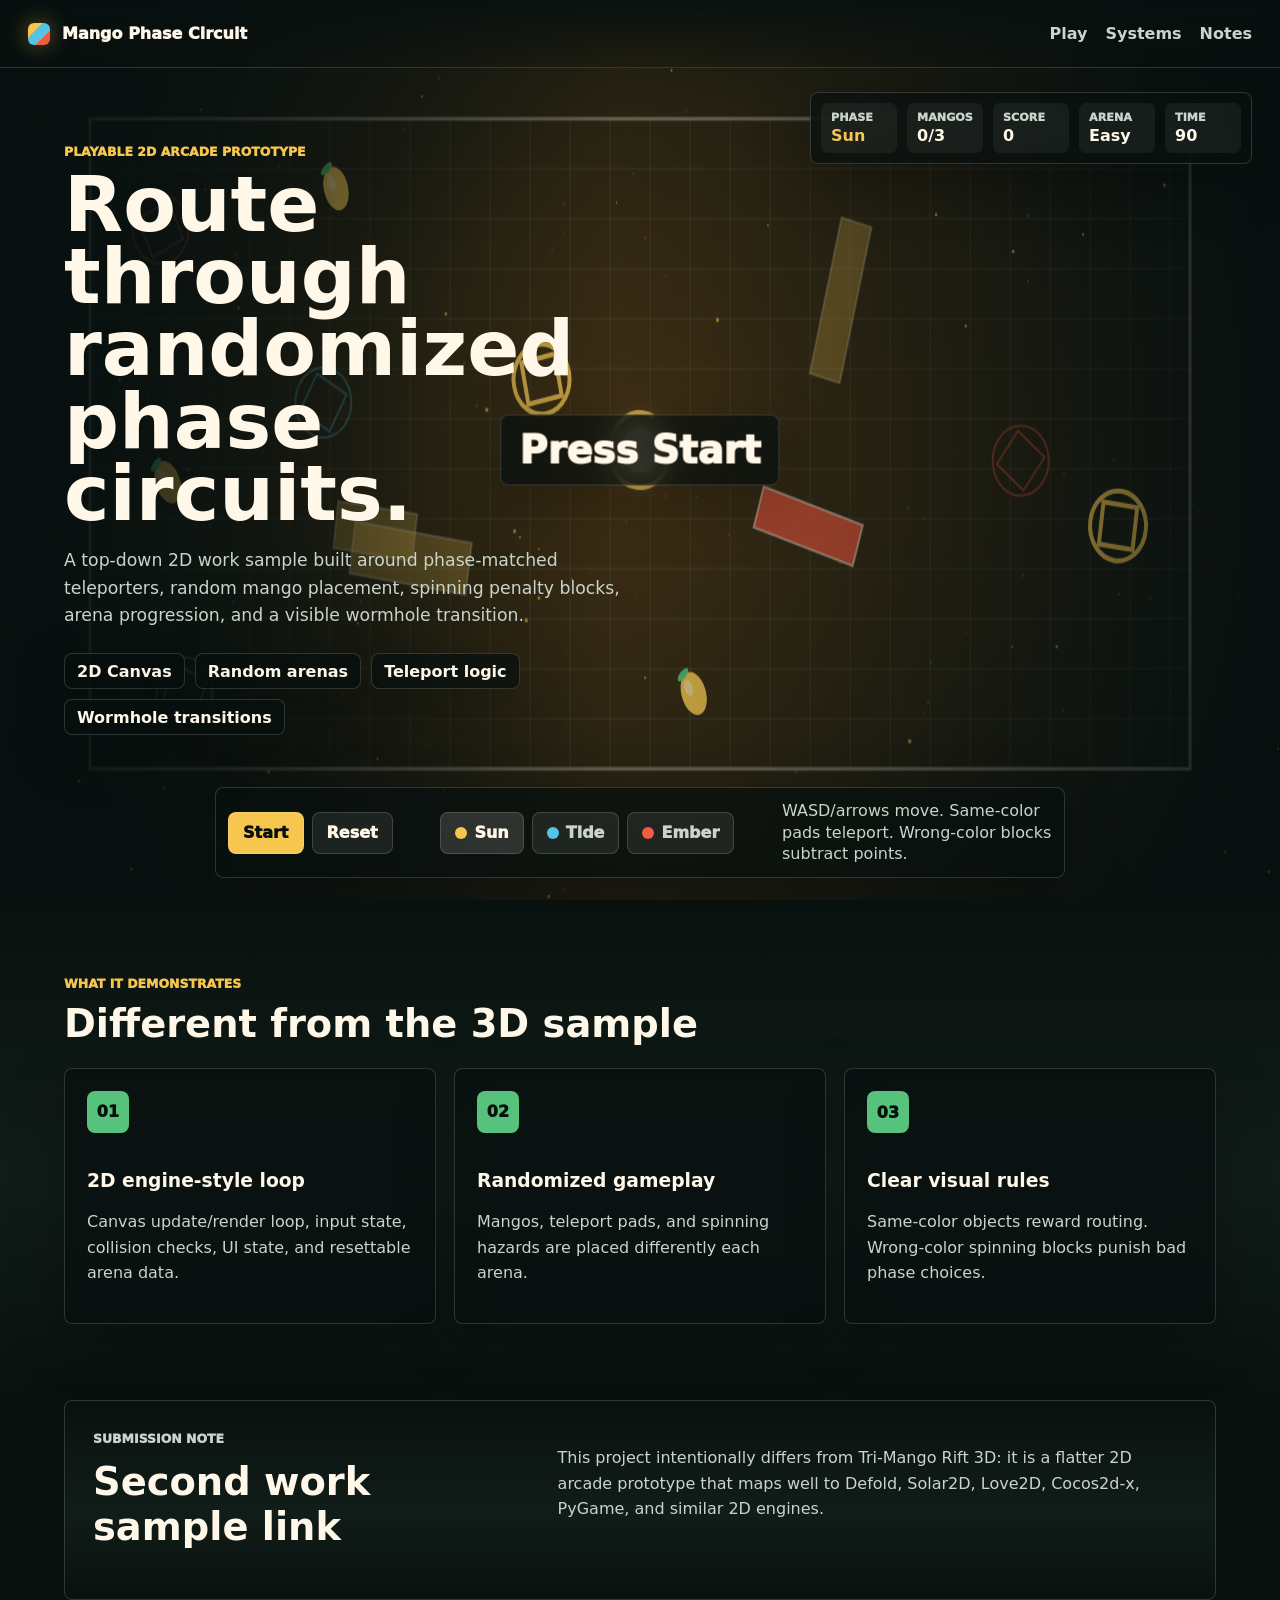
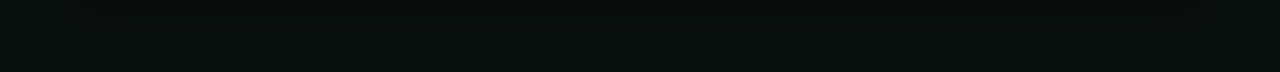
<file: circuit/index.html>
<!doctype html>
<html lang="en">
  <head>
    <meta charset="utf-8" />
    <meta name="viewport" content="width=device-width, initial-scale=1" />
    <title>Mango Phase Circuit | 2D Work Sample</title>
    <meta
      name="description"
      content="A playable 2D browser game prototype with random arenas, teleport pads, spinning hazards, mango collection, and wormhole transitions."
    />
    <link rel="stylesheet" href="./styles.css" />
  </head>
  <body>
    <main id="gameRoot">
      <canvas id="game" width="1280" height="720" aria-label="Playable 2D game"></canvas>

      <header class="topbar">
        <a class="brand" href="#gameRoot" aria-label="Mango Phase Circuit home">
          <span class="brand-mark"></span>
          <span>Mango Phase Circuit</span>
        </a>
        <nav aria-label="Sections">
          <a href="#gameRoot">Play</a>
          <a href="#systems">Systems</a>
          <a href="#notes">Notes</a>
        </nav>
      </header>

      <section class="intro-panel">
        <p class="eyebrow">Playable 2D arcade prototype</p>
        <h1>Route through randomized phase circuits.</h1>
        <p>
          A top-down 2D work sample built around phase-matched teleporters,
          random mango placement, spinning penalty blocks, arena progression,
          and a visible wormhole transition.
        </p>
        <div class="chips">
          <span>2D Canvas</span>
          <span>Random arenas</span>
          <span>Teleport logic</span>
          <span>Wormhole transitions</span>
        </div>
      </section>

      <section class="hud" aria-label="Game status">
        <div><span>Phase</span><strong id="phaseName">Sun</strong></div>
        <div><span>Mangos</span><strong id="mangoCount">0/3</strong></div>
        <div><span>Score</span><strong id="score">0</strong></div>
        <div><span>Arena</span><strong id="arenaName">Easy</strong></div>
        <div><span>Time</span><strong id="timer">90</strong></div>
      </section>

      <section class="dock" aria-label="Game controls">
        <div class="actions">
          <button id="startButton" type="button">Start</button>
          <button id="resetButton" type="button">Reset</button>
        </div>
        <div class="phase-buttons" aria-label="Phase controls">
          <button class="phase-button active" data-phase="0" type="button"><i class="sun"></i>Sun</button>
          <button class="phase-button" data-phase="1" type="button"><i class="tide"></i>Tide</button>
          <button class="phase-button" data-phase="2" type="button"><i class="ember"></i>Ember</button>
        </div>
        <p>WASD/arrows move. Same-color pads teleport. Wrong-color blocks subtract points.</p>
      </section>

      <div class="status" id="status">Press Start</div>
    </main>

    <section class="section" id="systems">
      <p class="eyebrow">What it demonstrates</p>
      <h2>Different from the 3D sample</h2>
      <div class="cards">
        <article>
          <span>01</span>
          <h3>2D engine-style loop</h3>
          <p>Canvas update/render loop, input state, collision checks, UI state, and resettable arena data.</p>
        </article>
        <article>
          <span>02</span>
          <h3>Randomized gameplay</h3>
          <p>Mangos, teleport pads, and spinning hazards are placed differently each arena.</p>
        </article>
        <article>
          <span>03</span>
          <h3>Clear visual rules</h3>
          <p>Same-color objects reward routing. Wrong-color spinning blocks punish bad phase choices.</p>
        </article>
      </div>
    </section>

    <section class="section note" id="notes">
      <div>
        <p class="eyebrow">Submission note</p>
        <h2>Second work sample link</h2>
      </div>
      <p>
        This project intentionally differs from Tri-Mango Rift 3D: it is a
        flatter 2D arcade prototype that maps well to Defold, Solar2D, Love2D,
        Cocos2d-x, PyGame, and similar 2D engines.
      </p>
    </section>

    <script src="./app.js"></script>
  </body>
</html>
</file>
<file: circuit/styles.css>
:root {
  color-scheme: dark;
  --ink: #fff8e9;
  --muted: #c9d4ca;
  --bg: #07100f;
  --panel: rgba(8, 16, 14, 0.72);
  --line: rgba(255, 248, 233, 0.16);
  --sun: #f6c64f;
  --tide: #54c3e8;
  --ember: #f35b3e;
  --leaf: #56c27b;
}

* {
  box-sizing: border-box;
}

html {
  scroll-behavior: smooth;
}

body {
  margin: 0;
  color: var(--ink);
  background: #09110f;
  font-family:
    Inter, ui-sans-serif, system-ui, -apple-system, BlinkMacSystemFont, "Segoe UI",
    sans-serif;
}

a {
  color: inherit;
}

button {
  font: inherit;
}

#gameRoot {
  position: relative;
  min-height: 100svh;
  overflow: hidden;
  background:
    radial-gradient(circle at 70% 35%, rgba(84, 195, 232, 0.18), transparent 32%),
    radial-gradient(circle at 35% 62%, rgba(246, 198, 79, 0.18), transparent 34%),
    #07100f;
  isolation: isolate;
}

canvas {
  position: absolute;
  inset: 0;
  width: 100%;
  height: 100%;
}

#gameRoot::after {
  content: "";
  position: absolute;
  inset: 0;
  pointer-events: none;
  background:
    radial-gradient(circle at 58% 48%, transparent 0 36%, rgba(7, 16, 15, 0.45) 72%),
    linear-gradient(90deg, rgba(7, 16, 15, 0.82), rgba(7, 16, 15, 0.2) 48%, rgba(7, 16, 15, 0.58));
  z-index: 1;
}

.topbar,
.intro-panel,
.hud,
.dock,
.status {
  position: relative;
  z-index: 2;
}

.topbar {
  position: absolute;
  inset: 0 0 auto;
  min-height: 68px;
  display: flex;
  align-items: center;
  justify-content: space-between;
  padding: 0 28px;
  border-bottom: 1px solid var(--line);
  background: linear-gradient(180deg, rgba(7, 16, 15, 0.84), rgba(7, 16, 15, 0.1));
  backdrop-filter: blur(14px);
}

.brand,
nav,
.chips,
.hud,
.dock,
.actions,
.phase-buttons {
  display: flex;
  align-items: center;
}

.brand {
  gap: 12px;
  font-weight: 950;
  text-decoration: none;
}

.brand-mark {
  width: 22px;
  height: 22px;
  border-radius: 6px;
  background: linear-gradient(135deg, var(--sun) 0 33%, var(--tide) 33% 66%, var(--ember) 66%);
  box-shadow: 0 0 22px rgba(246, 198, 79, 0.42);
}

nav {
  gap: 18px;
}

nav a {
  color: var(--muted);
  font-weight: 850;
  text-decoration: none;
}

.intro-panel {
  width: min(650px, calc(100vw - 36px));
  padding: 16vh 0 0 5vw;
  transition: opacity 420ms ease, transform 420ms ease, filter 420ms ease;
}

#gameRoot.is-playing .intro-panel {
  opacity: 0;
  transform: translateY(-18px);
  filter: blur(8px);
  pointer-events: none;
}

#gameRoot:not(.is-playing) .intro-panel {
  opacity: 1;
  transform: none;
  filter: none;
}

.eyebrow {
  margin: 0 0 10px;
  color: var(--sun);
  font-size: 0.78rem;
  font-weight: 950;
  letter-spacing: 0;
  text-transform: uppercase;
}

h1,
h2,
h3,
p {
  overflow-wrap: anywhere;
}

h1 {
  margin: 0;
  font-size: clamp(2.8rem, 6vw, 6.4rem);
  line-height: 0.94;
  letter-spacing: 0;
}

h2 {
  margin: 0 0 22px;
  font-size: clamp(1.8rem, 3vw, 2.7rem);
}

.intro-panel p:not(.eyebrow) {
  max-width: 58ch;
  color: var(--muted);
  font-size: 1.08rem;
  line-height: 1.58;
}

.chips {
  flex-wrap: wrap;
  gap: 10px;
  margin-top: 24px;
}

.chips span,
.hud,
.dock,
.status,
.cards article,
.note {
  border: 1px solid var(--line);
  border-radius: 8px;
  background: var(--panel);
  box-shadow: 0 18px 60px rgba(0, 0, 0, 0.24);
  backdrop-filter: blur(18px);
}

.chips span {
  display: inline-flex;
  align-items: center;
  min-height: 36px;
  padding: 0 12px;
  font-weight: 850;
}

.hud {
  position: absolute;
  top: 92px;
  right: 28px;
  gap: 10px;
  padding: 10px;
}

.hud div {
  min-width: 76px;
  border-radius: 7px;
  padding: 8px 10px;
  background: rgba(255, 255, 255, 0.055);
}

.hud span {
  display: block;
  color: var(--muted);
  font-size: 0.7rem;
  font-weight: 950;
  text-transform: uppercase;
}

.hud strong {
  display: block;
  margin-top: 2px;
}

.dock {
  position: absolute;
  left: 50%;
  bottom: 22px;
  transform: translateX(-50%);
  width: min(850px, calc(100vw - 36px));
  justify-content: space-between;
  gap: 14px;
  padding: 12px;
}

.actions,
.phase-buttons {
  gap: 8px;
}

.actions button,
.phase-button {
  min-height: 42px;
  border: 1px solid var(--line);
  border-radius: 8px;
  padding: 0 14px;
  color: var(--ink);
  background: rgba(255, 255, 255, 0.08);
  font-weight: 950;
  cursor: pointer;
}

.actions button:first-child {
  color: #08100e;
  background: var(--sun);
}

.phase-button {
  display: inline-flex;
  align-items: center;
  gap: 7px;
  color: var(--muted);
}

.phase-button.active {
  color: var(--ink);
  background: rgba(255, 255, 255, 0.14);
}

.phase-button i {
  width: 12px;
  height: 12px;
  border-radius: 50%;
}

.sun {
  background: var(--sun);
}

.tide {
  background: var(--tide);
}

.ember {
  background: var(--ember);
}

.dock p {
  max-width: 270px;
  margin: 0;
  color: var(--muted);
  line-height: 1.35;
}

.status {
  position: absolute;
  left: 50%;
  top: 50%;
  transform: translate(-50%, -50%);
  padding: 12px 18px;
  font-size: clamp(1.4rem, 3vw, 2.6rem);
  font-weight: 950;
  text-align: center;
  pointer-events: none;
  transition: opacity 180ms ease, transform 180ms ease;
}

.status.hidden {
  opacity: 0;
  transform: translate(-50%, -46%);
}

.section {
  padding: 76px 5vw;
  background: linear-gradient(180deg, #09110f, #111d18 55%, #09110f);
}

.cards {
  display: grid;
  grid-template-columns: repeat(3, minmax(0, 1fr));
  gap: 18px;
}

.cards article {
  padding: 22px;
}

.cards span {
  display: inline-flex;
  align-items: center;
  justify-content: center;
  width: 42px;
  height: 42px;
  margin-bottom: 18px;
  border-radius: 8px;
  color: #08100e;
  background: var(--leaf);
  font-weight: 950;
}

.cards p,
.note p {
  color: var(--muted);
  line-height: 1.58;
}

.note {
  display: grid;
  grid-template-columns: minmax(240px, 0.7fr) minmax(280px, 1fr);
  gap: 24px;
  margin: 0 5vw 72px;
  padding: 28px;
}

@media (max-width: 900px) {
  #gameRoot {
    min-height: 100svh;
  }

  .hud {
    top: auto;
    left: 18px;
    right: 18px;
    bottom: 178px;
    display: grid;
    grid-template-columns: repeat(5, minmax(0, 1fr));
  }

  .hud div {
    min-width: 0;
  }

  .dock {
    align-items: stretch;
    flex-direction: column;
    bottom: 12px;
  }

  .dock p {
    max-width: none;
  }

  .cards,
  .note {
    grid-template-columns: 1fr;
  }
}

@media (max-width: 640px) {
  .topbar {
    align-items: flex-start;
    flex-direction: column;
    gap: 8px;
    padding: 14px 18px;
  }

  nav {
    width: 100%;
    justify-content: space-between;
  }

  .intro-panel {
    padding: 108px 18px 0;
  }

  h1 {
    font-size: clamp(2.2rem, 11vw, 3.7rem);
  }

  .hud {
    bottom: 190px;
    padding: 8px;
  }

  .actions,
  .phase-buttons {
    flex-wrap: wrap;
  }

  .status {
    display: none;
  }

  .section,
  .note {
    padding-left: 18px;
    padding-right: 18px;
  }

  .note {
    margin-left: 18px;
    margin-right: 18px;
  }
}
</file>
